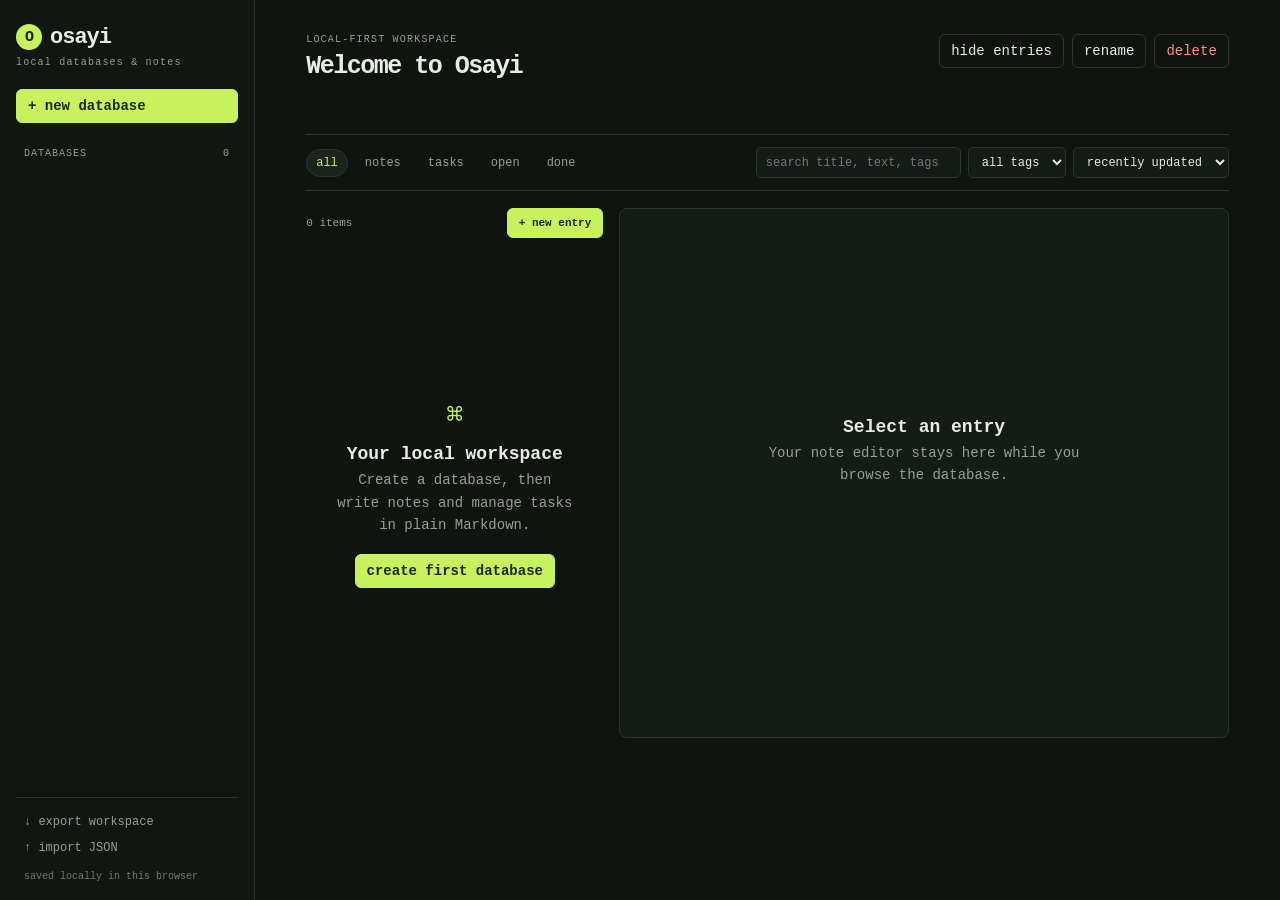
<file: index.html>
<!doctype html>
<html lang="en">
  <head>
    <meta charset="UTF-8" />
    <meta name="viewport" content="width=device-width, initial-scale=1.0" />
    <meta name="theme-color" content="#101411" />
    <title>Osayi — local databases & notes</title>
    <link rel="stylesheet" href="styles.css" />
  </head>
  <body>
    <div class="app-shell">
      <aside class="sidebar">
        <a class="brand" href="#" aria-label="Osayi home"><span class="brand-mark">O</span><span>osayi</span></a>
        <p class="eyebrow">local databases & notes</p>
        <button class="new-db button button-primary" id="newDatabaseBtn">+ new database</button>
        <nav aria-label="Databases">
          <div class="section-label"><span>DATABASES</span><span id="databaseCount">0</span></div>
          <div class="database-list" id="databaseList"></div>
        </nav>
        <div class="sidebar-bottom">
          <button class="text-button" id="exportBtn">↓ export workspace</button>
          <label class="text-button import-label">↑ import JSON<input type="file" id="importInput" accept="application/json,.json" hidden /></label>
          <p class="storage-note" id="storageNote">saved locally in this browser</p>
        </div>
      </aside>

      <main class="main">
        <header class="topbar">
          <div><p class="eyebrow" id="databaseMeta">DATABASE</p><h1 id="databaseTitle">Welcome to Osayi</h1></div>
          <div class="top-actions"><button class="button" id="toggleListBtn" aria-controls="listPanel" aria-expanded="true">hide entries</button><button class="button" id="renameDbBtn">rename</button><button class="button button-danger" id="deleteDbBtn">delete</button></div>
        </header>

        <section class="dashboard" id="dashboard"></section>
        <section class="toolbar">
          <div class="quick-views" role="group" aria-label="Quick views">
            <button class="chip active" data-view="all">all</button><button class="chip" data-view="notes">notes</button><button class="chip" data-view="tasks">tasks</button><button class="chip" data-view="open">open</button><button class="chip" data-view="done">done</button>
          </div>
          <div class="filters"><input id="searchInput" type="search" placeholder="search title, text, tags…" aria-label="Search" /><select id="tagFilter" aria-label="Filter by tag"><option value="">all tags</option></select><select id="sortSelect" aria-label="Sort items"><option value="updated">recently updated</option><option value="created">recently created</option><option value="title">title A–Z</option><option value="due">due date</option></select></div>
        </section>
        <section class="content-area" id="workspaceContent">
          <div class="list-panel" id="listPanel">
            <div class="list-header"><span id="resultCount">0 items</span><div><button class="button button-primary" id="newItemBtn">+ new entry</button></div></div>
            <div class="entry-list" id="entryList"></div>
          </div>
          <article class="editor-panel" id="entryEditorPanel" aria-live="polite"></article>
        </section>
      </main>
    </div>
    <dialog id="databaseDialog"><form id="databaseForm"><h2 id="databaseDialogTitle">New database</h2><label>Database name<input id="databaseNameInput" required maxlength="60" placeholder="e.g. Semester 1" /></label><div class="dialog-actions"><button type="button" class="button" id="databaseCancel">cancel</button><button type="submit" class="button button-primary" id="databaseSubmit">create database</button></div></form></dialog>
    <script defer src="js/core.js"></script>
    <script defer src="js/index.js"></script>
  </body>
</html>
</file>
<file: styles.css>
:root{--bg:#101411;--panel:#151b16;--panel-2:#1b231d;--line:#2b352d;--text:#e8ece7;--muted:#94a096;--accent:#c8f25d;--accent-dark:#1b2605;--danger:#ff8e87;--radius:8px}*{box-sizing:border-box}body{margin:0;background:var(--bg);color:var(--text);font-family:"SFMono-Regular",Consolas,"Liberation Mono",monospace;font-size:14px}.app-shell{min-height:100vh;display:grid;grid-template-columns:255px minmax(0,1fr)}button,input,select,textarea{font:inherit}button{cursor:pointer}.sidebar{border-right:1px solid var(--line);padding:24px 16px 16px;display:flex;flex-direction:column;background:#111610}.brand{color:var(--text);text-decoration:none;font-size:22px;font-weight:700;letter-spacing:-1px;display:flex;align-items:center;gap:8px}.brand-mark{display:grid;place-items:center;width:26px;height:26px;border-radius:50%;background:var(--accent);color:#172000;font-size:15px}.eyebrow{color:var(--muted);font-size:10px;letter-spacing:.12em;margin:7px 0 21px}.button{border:1px solid var(--line);border-radius:6px;background:transparent;color:var(--text);padding:8px 11px;transition:.15s}.button:hover,.text-button:hover{border-color:var(--muted);color:var(--accent)}.button-primary{background:var(--accent);border-color:var(--accent);color:var(--accent-dark);font-weight:700}.button-primary:hover{background:#d5fa79;color:#172000}.button-danger{color:var(--danger)}.new-db{width:100%;text-align:left;margin-bottom:25px}.section-label{display:flex;justify-content:space-between;font-size:10px;color:var(--muted);letter-spacing:.1em;padding:0 8px;margin-bottom:7px}.database-list{display:grid;gap:3px}.database-row{display:flex;align-items:center;gap:8px;min-width:0}.database-row button{border:0;background:transparent;color:var(--muted);padding:8px;width:100%;text-align:left;border-radius:5px;overflow:hidden;text-overflow:ellipsis;white-space:nowrap}.database-row button:hover,.database-row button.active{background:var(--panel-2);color:var(--text)}.database-row .db-dot{width:6px;height:6px;border-radius:50%;background:var(--accent);flex:none}.sidebar-bottom{margin-top:auto;display:grid;gap:8px;padding:15px 8px 0;border-top:1px solid var(--line)}.text-button{background:none;border:0;padding:2px 0;color:var(--muted);font-size:12px;text-align:left}.import-label{cursor:pointer}.storage-note{font-size:10px;color:#6f7b71;margin:5px 0 0;line-height:1.4}.main{min-width:0;padding:34px clamp(22px,4vw,58px)}.topbar{display:flex;justify-content:space-between;align-items:flex-start;gap:18px;margin-bottom:28px}.topbar .eyebrow{margin:0 0 7px}.topbar h1{font-size:25px;letter-spacing:-.06em;margin:0}.top-actions{display:flex;gap:8px}.dashboard{display:grid;grid-template-columns:repeat(4,1fr);gap:10px;margin-bottom:25px}.metric{background:var(--panel);border:1px solid var(--line);border-radius:var(--radius);padding:13px 15px}.metric b{display:block;font-size:20px;letter-spacing:-.08em;color:var(--accent)}.metric span{font-size:10px;color:var(--muted);text-transform:uppercase;letter-spacing:.08em}.toolbar{border-top:1px solid var(--line);border-bottom:1px solid var(--line);padding:12px 0;display:flex;gap:14px;justify-content:space-between;align-items:center;flex-wrap:wrap}.quick-views,.filters{display:flex;gap:7px;align-items:center}.chip{border:1px solid transparent;color:var(--muted);background:transparent;border-radius:999px;padding:6px 9px;font-size:12px}.chip:hover,.chip.active{background:var(--panel-2);border-color:var(--line);color:var(--accent)}input,select,textarea{color:var(--text);background:var(--panel);border:1px solid var(--line);border-radius:5px;outline:none}input:focus,select:focus,textarea:focus{border-color:var(--accent)}input,select{height:31px;padding:0 9px;font-size:12px}#searchInput{width:205px}.content-area{display:grid;grid-template-columns:minmax(235px,.78fr) minmax(360px,1.6fr);gap:16px;padding-top:17px}.list-panel,.editor-panel{min-width:0}.list-header{display:flex;justify-content:space-between;align-items:center;padding:0 0 10px;color:var(--muted);font-size:11px}.entry-list{display:grid;gap:5px}.entry-card{border:1px solid transparent;background:transparent;border-radius:6px;width:100%;text-align:left;padding:11px;display:grid;gap:6px;color:var(--text)}.entry-card:hover,.entry-card.active{background:var(--panel);border-color:var(--line)}.entry-card-top{display:flex;gap:7px;align-items:center}.type{font-size:10px;border:1px solid var(--line);padding:2px 4px;border-radius:3px;color:var(--muted)}.task-check{appearance:none;margin:0;width:15px;height:15px;border:1px solid var(--muted);border-radius:3px;display:grid;place-content:center;flex:none}.task-check:checked{background:var(--accent);border-color:var(--accent)}.task-check:checked:after{content:"✓";font-size:11px;color:#162000;font-weight:bold}.entry-title{overflow:hidden;text-overflow:ellipsis;white-space:nowrap;font-size:13px}.entry-card.done .entry-title{text-decoration:line-through;color:var(--muted)}.entry-meta{font-size:10px;color:var(--muted);display:flex;gap:6px;flex-wrap:wrap}.tag{color:#bad7e8;background:#1b2729;padding:2px 4px;border-radius:3px}.editor-panel{background:var(--panel);border:1px solid var(--line);border-radius:var(--radius);min-height:490px}.editor{padding:20px;display:grid;gap:14px}.editor-title{font-size:20px;width:100%;height:40px;border:0;border-bottom:1px solid var(--line);border-radius:0;background:transparent;padding:0}.editor-options{display:grid;grid-template-columns:120px 1fr 135px;gap:8px}.editor textarea{resize:vertical;min-height:225px;padding:11px;line-height:1.55;font-size:13px}.editor-footer{display:flex;align-items:center;justify-content:space-between;gap:12px}.editor-status{font-size:10px;color:var(--muted)}.editor-actions{display:flex;gap:7px}.empty-state{min-height:490px;display:grid;place-content:center;text-align:center;padding:30px;color:var(--muted)}.empty-state h2{color:var(--text);font-size:18px;margin:12px 0 5px}.empty-state p{max-width:330px;line-height:1.6;margin:0 0 17px}.empty-state .button{justify-self:center}.empty-icon{font-size:28px;color:var(--accent)}dialog{border:1px solid var(--line);border-radius:9px;background:var(--panel);color:var(--text);padding:0;width:min(390px,calc(100vw - 34px))}dialog::backdrop{background:#050705aa}dialog form{padding:22px;display:grid;gap:18px}dialog h2{font-size:17px;margin:0}dialog label{display:grid;gap:8px;font-size:12px;color:var(--muted)}dialog input{height:38px;color:var(--text)}.dialog-actions{display:flex;justify-content:flex-end;gap:8px}@media(max-width:850px){.app-shell{grid-template-columns:1fr}.sidebar{min-height:auto;border-right:0;border-bottom:1px solid var(--line);padding:16px}.sidebar nav{display:none}.new-db{max-width:200px;margin:9px 0}.sidebar-bottom{display:flex;align-items:center;margin:0 0 0 auto;padding:0;border:0;gap:14px}.storage-note{display:none}.main{padding:24px 16px}.content-area{grid-template-columns:1fr}.editor-panel{min-height:350px}.empty-state{min-height:350px}}@media(max-width:560px){.dashboard{grid-template-columns:repeat(2,1fr)}.topbar{display:block}.top-actions{margin-top:14px}.filters{width:100%;flex-wrap:wrap}.filters input{flex:1;min-width:160px}.editor-options{grid-template-columns:1fr 1fr}.editor-options input{grid-column:span 2}.sidebar-bottom{margin-left:0}.sidebar{align-items:flex-start}.content-area{gap:24px}}
/* The editor remains the primary workspace; the list can be collapsed when focus is needed. */
.list-header>div{display:flex;gap:7px}.content-area.list-collapsed{grid-template-columns:1fr}.content-area.list-collapsed .list-panel{display:none}.entry-card:focus-visible{background:var(--panel);border-color:var(--line)}
</file>
